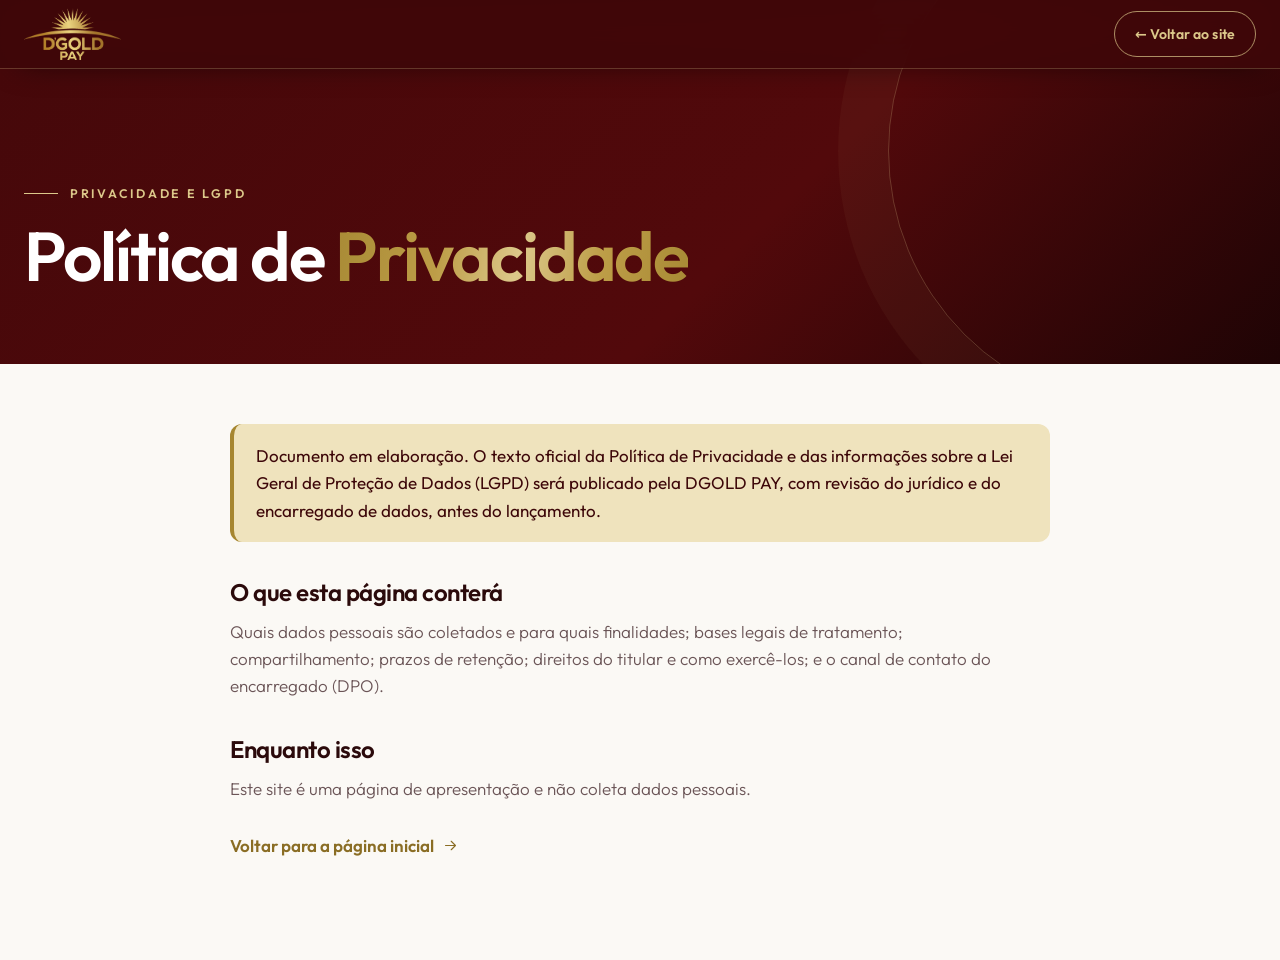
<file: privacidade.html>
<!DOCTYPE html>
<html lang="pt-BR"><head><meta charset="utf-8"><meta name="viewport" content="width=device-width,initial-scale=1">
<title>Privacidade e LGPD | DGOLD PAY</title><meta name="theme-color" content="#640B0D">
<link rel="preload" href="assets/fonts/outfit-latin-wght-normal.woff2" as="font" type="font/woff2" crossorigin>
<link rel="icon" type="image/png" href="assets/img/favicon.png">
<link rel="stylesheet" href="css/style.css"></head>
<body>
<svg width="0" height="0" style="position:absolute" aria-hidden="true"><defs><symbol id="i-arrow" viewBox="0 0 24 24"><path d="M5 12h14M13 6l6 6-6 6"/></symbol></defs></svg>
<header class="header scrolled"><div class="nav-row"><div class="wrap"><a href="index.html" class="logo"><img src="assets/img/logo-dgold-pay.png" alt="DGOLD PAY" width="991" height="530"></a><div class="nav-cta" style="margin-left:auto"><a class="btn btn--ghost btn--sm" href="index.html">← Voltar ao site</a></div></div></div></header>
<section class="page-hero"><div class="wrap"><span class="eyebrow light">Privacidade e LGPD</span><h1 class="h-xl" style="margin-top:16px">Política de <span class="gold-text">Privacidade</span></h1></div></section>
<main class="wrap doc">
<p class="notice">Documento em elaboração. O texto oficial da Política de Privacidade e das informações sobre a Lei Geral de Proteção de Dados (LGPD) será publicado pela DGOLD PAY, com revisão do jurídico e do encarregado de dados, antes do lançamento.</p>
<h2>O que esta página conterá</h2>
<p>Quais dados pessoais são coletados e para quais finalidades; bases legais de tratamento; compartilhamento; prazos de retenção; direitos do titular e como exercê-los; e o canal de contato do encarregado (DPO).</p>
<h2>Enquanto isso</h2>
<p>Este site é uma página de apresentação e não coleta dados pessoais.</p>
<p style="margin-top:30px"><a class="link-arrow" href="index.html">Voltar para a página inicial <svg class="i"><use href="#i-arrow"/></svg></a></p>
</main></body></html>
</file>
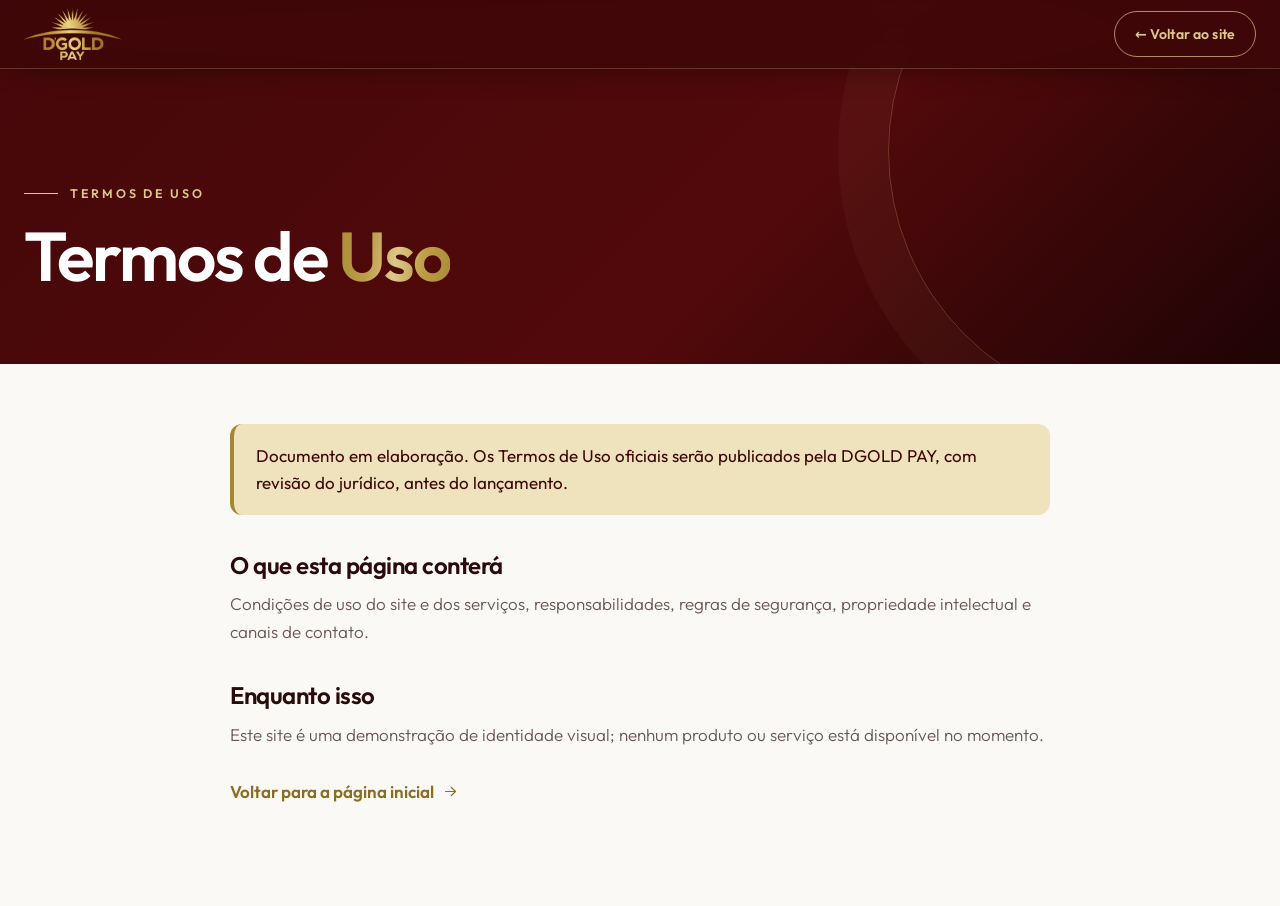
<file: termos.html>
<!DOCTYPE html>
<html lang="pt-BR"><head><meta charset="utf-8"><meta name="viewport" content="width=device-width,initial-scale=1">
<title>Termos de uso | DGOLD PAY</title><meta name="theme-color" content="#640B0D">
<link rel="preload" href="assets/fonts/outfit-latin-wght-normal.woff2" as="font" type="font/woff2" crossorigin>
<link rel="icon" type="image/png" href="assets/img/favicon.png">
<link rel="stylesheet" href="css/style.css"></head>
<body>
<svg width="0" height="0" style="position:absolute" aria-hidden="true"><defs><symbol id="i-arrow" viewBox="0 0 24 24"><path d="M5 12h14M13 6l6 6-6 6"/></symbol></defs></svg>
<header class="header scrolled"><div class="nav-row"><div class="wrap"><a href="index.html" class="logo"><img src="assets/img/logo-dgold-pay.png" alt="DGOLD PAY" width="991" height="530"></a><div class="nav-cta" style="margin-left:auto"><a class="btn btn--ghost btn--sm" href="index.html">← Voltar ao site</a></div></div></div></header>
<section class="page-hero"><div class="wrap"><span class="eyebrow light">Termos de uso</span><h1 class="h-xl" style="margin-top:16px">Termos de <span class="gold-text">Uso</span></h1></div></section>
<main class="wrap doc">
<p class="notice">Documento em elaboração. Os Termos de Uso oficiais serão publicados pela DGOLD PAY, com revisão do jurídico, antes do lançamento.</p>
<h2>O que esta página conterá</h2>
<p>Condições de uso do site e dos serviços, responsabilidades, regras de segurança, propriedade intelectual e canais de contato.</p>
<h2>Enquanto isso</h2>
<p>Este site é uma demonstração de identidade visual; nenhum produto ou serviço está disponível no momento.</p>
<p style="margin-top:30px"><a class="link-arrow" href="index.html">Voltar para a página inicial <svg class="i"><use href="#i-arrow"/></svg></a></p>
</main></body></html>
</file>
<file: css/style.css>
/* =========================================================
   DGOLD PAY — Design system
   Paleta extraída da identidade D'GOLD DTVM:
   azul-marinho profundo + dourado metálico + mármore claro
   ========================================================= */
@font-face{font-family:"Outfit";src:url("../assets/fonts/outfit-latin-ext-wght-normal.woff2") format("woff2");font-weight:100 900;font-display:swap;unicode-range:U+0100-02BA,U+02BD-02C5,U+02C7-02CC,U+02CE-02D7,U+02DD-02FF,U+0304,U+0308,U+0329,U+1D00-1DBF,U+1E00-1E9F,U+1EF2-1EFF,U+2020,U+20A0-20AB,U+20AD-20C0,U+2113,U+2C60-2C7F,U+A720-A7FF}
@font-face{font-family:"Outfit";src:url("../assets/fonts/outfit-latin-wght-normal.woff2") format("woff2");font-weight:100 900;font-display:swap;unicode-range:U+0000-00FF,U+0131,U+0152-0153,U+02BB-02BC,U+02C6,U+02DA,U+02DC,U+0304,U+0308,U+0329,U+2000-206F,U+20AC,U+2122,U+2191,U+2193,U+2212,U+2215,U+FEFF,U+FFFD}

:root{
  /* Paleta DGOLD PAY: bordô #640B0D (principal) + dourado #BD9D47 (secundária) */
  --wine-950:#1f0405;
  --wine-900:#3d0709;
  --wine-800:#52090b;
  --wine-700:#640b0d;
  --wine-600:#7e1c1f;
  --gold-700:#8a6d24;
  --gold-600:#a68630;
  --gold-500:#bd9d47;
  --gold-400:#cdb165;
  --gold-300:#dcc88a;
  --gold-200:#efe3bd;
  --marble:#fbf9f5;
  --marble-2:#f3eee5;
  --ink:#2b0a0b;
  --muted:#6b5557;
  --line:rgba(43,10,11,.13);
  --gold-grad:linear-gradient(100deg,#a88a35 0%,#bd9d47 30%,#dcc88a 52%,#bd9d47 75%,#a88a35 100%);
  --gold-grad-soft:linear-gradient(120deg,#bd9d47,#dcc88a 55%,#bd9d47);
  --ff:"Outfit",system-ui,-apple-system,"Segoe UI",Roboto,Helvetica,Arial,sans-serif;
  --r-lg:28px;--r-md:18px;--r-sm:12px;
  --ease:cubic-bezier(.22,.8,.24,1);
  --shadow-lg:0 30px 70px -30px rgba(31,4,5,.6);
  --shadow-md:0 18px 40px -22px rgba(31,4,5,.5);
  --header-h:84px;
}
*,*::before,*::after{box-sizing:border-box}
html{scroll-behavior:smooth;scroll-padding-top:96px;-webkit-text-size-adjust:100%}
body{margin:0;font-family:var(--ff);color:var(--ink);background:var(--marble);line-height:1.6;font-size:17px;-webkit-font-smoothing:antialiased;overflow-x:hidden}
img{max-width:100%;display:block}
a{color:inherit;text-decoration:none}
button{font:inherit;color:inherit;cursor:pointer;background:none;border:0;padding:0}
h1,h2,h3,h4{margin:0;line-height:1.08;letter-spacing:-.02em;font-weight:600}
p{margin:0}
ul{margin:0;padding:0;list-style:none}
:focus-visible{outline:2px solid var(--gold-400);outline-offset:3px;border-radius:6px}
.sr-only{position:absolute;width:1px;height:1px;overflow:hidden;clip:rect(0 0 0 0);white-space:nowrap}
.skip{position:absolute;left:12px;top:-60px;z-index:300;background:var(--gold-300);color:var(--wine-900);padding:10px 16px;border-radius:10px;font-weight:600;transition:top .2s}
.skip:focus{top:12px}
.i{width:1em;height:1em;fill:none;stroke:currentColor;stroke-width:1.6;stroke-linecap:round;stroke-linejoin:round;flex:none}
.wrap{width:min(1240px,100% - 48px);margin-inline:auto}

/* Transição entre páginas (documentos) */
@view-transition{navigation:auto}
::view-transition-old(root){animation:vt-out .35s var(--ease) both}
::view-transition-new(root){animation:vt-in .5s var(--ease) both}
@keyframes vt-out{to{opacity:0;transform:translateY(-8px)}}
@keyframes vt-in{from{opacity:0;transform:translateY(12px)}}

/* ---------- Tipografia utilitária ---------- */
.eyebrow{display:inline-flex;align-items:center;gap:12px;font-size:.78rem;font-weight:600;letter-spacing:.22em;text-transform:uppercase;color:var(--gold-700)}
.eyebrow::before{content:"";width:34px;height:1px;background:currentColor}
.on-dark .eyebrow,.eyebrow.light{color:var(--gold-300)}
.h-xl{font-size:clamp(2.5rem,5.4vw,4.7rem);letter-spacing:-.03em}
.h-lg{font-size:clamp(2rem,3.9vw,3.3rem)}
.h-md{font-size:clamp(1.5rem,2.3vw,2rem)}
.lead{font-size:clamp(1.05rem,1.4vw,1.22rem);color:var(--muted);max-width:56ch;font-weight:300}
.on-dark .lead{color:rgba(255,255,255,.76)}
.gold-text{background:var(--gold-grad);-webkit-background-clip:text;background-clip:text;color:transparent;-webkit-text-fill-color:transparent}
.section{padding:clamp(72px,9vw,128px) 0;position:relative}
.on-dark{color:#fff;background:var(--wine-900)}
.marble{background:
  radial-gradient(1200px 500px at 12% 0%,rgba(189,157,71,.08),transparent 60%),
  radial-gradient(900px 500px at 100% 100%,rgba(100,11,13,.05),transparent 60%),
  var(--marble)}
.sec-head{display:grid;gap:18px;margin-bottom:clamp(36px,5vw,64px);max-width:760px}
.sec-head.center{margin-inline:auto;text-align:center;justify-items:center}

/* ---------- Botões ---------- */
.btn{--bg:transparent;--fg:currentColor;--bd:currentColor;position:relative;display:inline-flex;align-items:center;justify-content:center;gap:10px;padding:15px 28px;border-radius:999px;font-weight:600;font-size:.97rem;letter-spacing:.01em;background:var(--bg);color:var(--fg);border:1.5px solid var(--bd);overflow:hidden;isolation:isolate;transition:transform .35s var(--ease),box-shadow .35s var(--ease),color .3s,border-color .3s;white-space:nowrap}
.btn .i{font-size:1.15em;transition:transform .35s var(--ease)}
.btn:hover .i{transform:translateX(4px)}
.btn:active{transform:scale(.97)}
.btn--gold{--bg:var(--gold-grad);--fg:var(--wine-900);--bd:transparent;background-size:200% 100%;background-position:0 0;box-shadow:0 12px 30px -12px rgba(189,157,71,.8)}
.btn--gold:hover{background-position:100% 0;transform:translateY(-2px);box-shadow:0 18px 36px -12px rgba(189,157,71,.9)}
.btn--ghost{--bd:rgba(220,200,138,.7);--fg:var(--gold-300)}
.btn--ghost::before{content:"";position:absolute;inset:0;background:var(--gold-grad);transform:translateY(101%);transition:transform .4s var(--ease);z-index:-1}
.btn--ghost:hover{color:var(--wine-900);border-color:transparent;transform:translateY(-2px)}
.btn--ghost:hover::before{transform:none}
.btn--wine{--bg:var(--wine-800);--fg:#fff;--bd:var(--wine-800)}
.btn--wine:hover{transform:translateY(-2px);box-shadow:var(--shadow-md);background:var(--wine-600);border-color:var(--wine-600)}
.btn--outline-wine{--bd:var(--wine-700);--fg:var(--wine-700)}
.btn--outline-wine:hover{background:var(--wine-700);color:#fff;transform:translateY(-2px)}
.btn--sm{padding:11px 20px;font-size:.88rem}
.link-arrow{display:inline-flex;align-items:center;gap:8px;font-weight:600;color:var(--gold-700);border-bottom:1px solid transparent;transition:gap .3s var(--ease),border-color .3s}
.link-arrow:hover{gap:14px;border-color:currentColor}
.on-dark .link-arrow{color:var(--gold-300)}

/* ---------- Logotipo (tipográfico provisório) ---------- */
.logo{display:inline-flex;align-items:baseline;gap:9px;line-height:1}
.logo__dgold{font-weight:800;font-size:1.65rem;letter-spacing:-.01em;background:var(--gold-grad);-webkit-background-clip:text;background-clip:text;color:transparent;-webkit-text-fill-color:transparent}
.logo__pay{font-weight:300;font-size:1.05rem;letter-spacing:.42em;color:#fff;padding-left:11px;border-left:1px solid rgba(220,200,138,.55)}
.logo--dark .logo__pay{color:var(--wine-700)}
.logo--lg .logo__dgold{font-size:2.2rem}.logo--lg .logo__pay{font-size:1.3rem}

/* ---------- Cabeçalho ---------- */
.header{position:fixed;inset:0 0 auto 0;z-index:100;transition:transform .45s var(--ease),background .35s,box-shadow .35s}
.header.hide{transform:translateY(-100%)}
.topstrip{background:var(--gold-grad);color:var(--wine-900);font-size:.8rem;font-weight:500;max-height:40px;overflow:hidden;transition:max-height .35s var(--ease)}
.header.scrolled .topstrip{max-height:0}
.topstrip .wrap{display:flex;justify-content:space-between;align-items:center;height:36px}
.topstrip nav{display:flex;gap:0}
.topstrip a{padding:0 16px;border-left:1px solid rgba(61,7,9,.25);transition:opacity .2s}
.topstrip a:last-child{border-right:1px solid rgba(61,7,9,.25)}
.topstrip a:hover{opacity:.65}
.topstrip .demo-note{letter-spacing:.02em;opacity:.85}
.nav-row{background:linear-gradient(180deg,rgba(31,4,5,.78),rgba(31,4,5,0));transition:background .35s,backdrop-filter .35s,box-shadow .35s}
.header.scrolled .nav-row{background:rgba(61,7,9,.9);backdrop-filter:saturate(1.4) blur(16px);-webkit-backdrop-filter:saturate(1.4) blur(16px);box-shadow:0 1px 0 rgba(220,200,138,.25),0 14px 30px -20px rgba(0,0,0,.6)}
.nav-row .wrap{display:flex;align-items:center;gap:34px;height:var(--header-h);transition:height .35s var(--ease)}
.header.scrolled .nav-row .wrap{height:68px}
.menu{display:flex;gap:4px;margin-left:auto}
.menu>li{position:relative}
.menu>li>a,.menu>li>button{display:inline-flex;align-items:center;gap:6px;color:#fff;font-weight:500;font-size:.96rem;padding:10px 14px;border-radius:999px;position:relative;transition:color .25s}
.menu>li>a::after,.menu>li>button::after{content:"";position:absolute;left:14px;right:14px;bottom:4px;height:1.5px;background:var(--gold-grad);transform:scaleX(0);transform-origin:left;transition:transform .35s var(--ease)}
.menu>li:hover>a,.menu>li:hover>button,.menu>li.open>button{color:var(--gold-300)}
.menu>li:hover>a::after,.menu>li:hover>button::after,.menu>li.open>button::after{transform:scaleX(1)}
.menu .i{font-size:.9em;transition:transform .3s var(--ease)}
.menu>li.open .i{transform:rotate(180deg)}
.mega{position:absolute;top:calc(100% + 14px);left:50%;transform:translate(-50%,10px);width:max-content;max-width:min(820px,92vw);background:#fff;color:var(--ink);border-radius:var(--r-md);padding:26px;display:grid;grid-auto-flow:column;gap:34px;box-shadow:0 40px 80px -30px rgba(31,4,5,.6);opacity:0;visibility:hidden;transition:opacity .3s,transform .35s var(--ease),visibility .3s;border-top:3px solid var(--gold-500)}
.menu>li.open .mega{opacity:1;visibility:visible;transform:translate(-50%,0)}
.mega::before{content:"";position:absolute;top:-16px;left:0;right:0;height:16px}
.mega h4{font-size:.74rem;letter-spacing:.2em;text-transform:uppercase;color:var(--gold-700);margin-bottom:12px;font-weight:600}
.mega a{display:block;padding:7px 0;color:var(--ink);font-size:.97rem;transition:color .2s,transform .3s var(--ease)}
.mega a:hover{color:var(--gold-600);transform:translateX(4px)}
.mega .mega-feature{width:230px;border-radius:14px;overflow:hidden;position:relative;color:#fff;display:flex;align-items:flex-end;padding:18px;min-height:190px;background:var(--wine-800)}
.mega .mega-feature img{position:absolute;inset:0;width:100%;height:100%;object-fit:cover}
.mega .mega-feature::after{content:"";position:absolute;inset:0;background:linear-gradient(180deg,transparent 20%,rgba(31,4,5,.92))}
.mega .mega-feature span{position:relative;z-index:1;font-weight:600;line-height:1.25}
.mega .mega-feature:hover{transform:none;color:var(--gold-300)}
.nav-cta{display:flex;gap:12px;align-items:center}
.burger{display:none;width:46px;height:46px;border-radius:50%;border:1px solid rgba(220,200,138,.5);align-items:center;justify-content:center;font-size:1.4rem;color:var(--gold-300)}
.drawer{position:fixed;inset:0;z-index:150;background:var(--wine-950);color:#fff;display:flex;flex-direction:column;padding:22px 24px 30px;transform:translateX(100%);transition:transform .5s var(--ease);overflow:auto;visibility:hidden}
.drawer.open{transform:none;visibility:visible}
.drawer__top{display:flex;justify-content:space-between;align-items:center;margin-bottom:26px}
.drawer details{border-bottom:1px solid rgba(255,255,255,.12)}
.drawer summary,.drawer>nav>a{display:flex;justify-content:space-between;align-items:center;padding:18px 2px;font-size:1.25rem;font-weight:500;list-style:none;cursor:pointer}
.drawer summary::-webkit-details-marker{display:none}
.drawer summary .i{transition:transform .3s}
.drawer details[open] summary .i{transform:rotate(180deg)}
.drawer details a{display:block;padding:9px 0 9px 14px;color:rgba(255,255,255,.75);border-left:1px solid rgba(220,200,138,.4);margin-left:2px}
.drawer details div{padding-bottom:14px}
.drawer .btn{margin-top:14px}
.drawer__cta{margin-top:auto;display:grid;gap:4px;padding-top:28px}

/* ---------- Hero ---------- */
.hero{position:relative;min-height:max(100svh,760px);display:flex;align-items:center;background:var(--wine-900);color:#fff;overflow:hidden;isolation:isolate;padding:calc(var(--header-h) + 76px) 0 150px}
.hero__bg{position:absolute;inset:0;z-index:-1;background:
  radial-gradient(700px 520px at 78% 38%,rgba(189,157,71,.28),transparent 62%),
  radial-gradient(900px 600px at 5% 100%,rgba(126,28,31,.9),transparent 70%),
  linear-gradient(135deg,#640b0d 0%,#45080a 52%,#1f0405 100%)}
.hero__waves{position:absolute;inset:0;z-index:-1;opacity:.55;mask-image:linear-gradient(90deg,transparent 0%,#000 40%,#000 100%);-webkit-mask-image:linear-gradient(90deg,transparent 0%,#000 40%,#000 100%)}
.hero__waves svg{width:100%;height:100%}
.hero__waves path{fill:none;stroke:url(#gw);stroke-width:1}
.hero .wrap{display:grid;grid-template-columns:1.05fr .95fr;gap:clamp(30px,5vw,80px);align-items:center}
.hero__copy{display:grid;gap:28px;position:relative;z-index:2}
.hero__copy .lead{color:rgba(255,255,255,.8)}
.hero__ctas{display:flex;flex-wrap:wrap;gap:14px;margin-top:6px}
.hero__note{font-size:.82rem;color:rgba(255,255,255,.55);max-width:46ch}
.hero__art{position:relative;justify-self:end;width:min(100%,520px);aspect-ratio:.82}
.arch{position:relative;border-radius:999px 999px 26px 26px;overflow:hidden;background:var(--wine-800)}
.arch img{width:100%;height:100%;object-fit:cover}
.hero__art .arch{position:absolute;inset:0;box-shadow:var(--shadow-lg)}
.hero__art .arch::after{content:"";position:absolute;inset:0;background:linear-gradient(180deg,rgba(61,7,9,0) 55%,rgba(61,7,9,.55));pointer-events:none}
.hero__ring{position:absolute;inset:-18px -18px 18px 18px;border:1.5px solid rgba(220,200,138,.55);border-radius:999px 999px 26px 26px;z-index:-1;transition:transform .8s var(--ease)}
.hero__ring.r2{inset:-38px -38px 38px 38px;border-color:rgba(220,200,138,.22)}
.hero__badge{position:absolute;right:-4%;top:12%;z-index:3;background:rgba(61,7,9,.78);backdrop-filter:blur(10px);-webkit-backdrop-filter:blur(10px);border:1px solid rgba(220,200,138,.45);border-radius:16px;padding:14px 18px;display:grid;gap:2px;font-size:.82rem;color:rgba(255,255,255,.8)}
.hero__badge b{color:var(--gold-300);font-size:.95rem;font-weight:600}
.scroll-hint{position:absolute;left:50%;bottom:118px;transform:translateX(-50%);display:flex;flex-direction:column;align-items:center;gap:8px;font-size:.7rem;letter-spacing:.3em;text-transform:uppercase;color:rgba(255,255,255,.55)}
.scroll-hint i{width:1px;height:42px;background:linear-gradient(var(--gold-300),transparent);animation:drip 2s ease-in-out infinite;transform-origin:top}
@keyframes drip{0%{transform:scaleY(0)}50%{transform:scaleY(1)}100%{transform:scaleY(1);opacity:0}}
.hero-in{opacity:0;transform:translateY(30px);animation:heroIn 1s var(--ease) forwards}
.hero-in:nth-child(1){animation-delay:.1s}.hero-in:nth-child(2){animation-delay:.22s}.hero-in:nth-child(3){animation-delay:.34s}.hero-in:nth-child(4){animation-delay:.46s}.hero-in:nth-child(5){animation-delay:.58s}
.hero__art.hero-in{animation-delay:.3s}
@keyframes heroIn{to{opacity:1;transform:none}}

/* ---------- Atalhos ---------- */
.shortcuts{position:relative;z-index:5;margin-top:-88px}
.shortcuts__panel{background:#fff;border-radius:var(--r-lg);box-shadow:var(--shadow-lg);padding:14px;display:grid;grid-template-columns:repeat(7,1fr);gap:6px;border-top:3px solid var(--gold-500)}
.shortcut{display:grid;justify-items:center;text-align:center;gap:12px;padding:24px 8px 20px;border-radius:var(--r-md);font-weight:500;font-size:.95rem;position:relative;transition:background .3s,transform .4s var(--ease),color .3s}
.shortcut .ic{width:56px;height:56px;border-radius:50%;display:grid;place-items:center;font-size:1.55rem;background:var(--marble-2);color:var(--wine-700);transition:background .35s,color .35s,transform .45s var(--ease)}
.shortcut:hover{background:var(--wine-900);color:#fff;transform:translateY(-6px)}
.shortcut:hover .ic{background:var(--gold-grad);color:var(--wine-900);transform:rotate(-8deg) scale(1.06)}
.shortcut--hl .ic{background:var(--gold-grad);color:var(--wine-900)}

/* ---------- Campanhas ---------- */
.campaigns{padding-top:clamp(70px,8vw,110px)}
.carousel{position:relative;border-radius:var(--r-lg);overflow:hidden;box-shadow:var(--shadow-lg);background:var(--wine-900);touch-action:pan-y}
.carousel__track{display:flex;transition:transform .9s var(--ease);will-change:transform}
.slide{min-width:100%;position:relative;min-height:clamp(440px,52vw,580px);display:flex;align-items:center;color:#fff;isolation:isolate}
.slide>img{position:absolute;inset:0;width:100%;height:100%;object-fit:cover;z-index:-2;transform:scale(1.06);transition:transform 6s linear}
.slide.active>img{transform:scale(1)}
.slide::before{content:"";position:absolute;inset:0;z-index:-1;background:linear-gradient(95deg,rgba(31,4,5,.94) 0%,rgba(61,7,9,.78) 38%,rgba(61,7,9,.15) 78%)}
.slide__body{padding:clamp(28px,5vw,72px);max-width:620px;display:grid;gap:22px}
.slide__body .tag{justify-self:start;border:1px solid rgba(220,200,138,.6);color:var(--gold-300);border-radius:999px;padding:6px 16px;font-size:.75rem;letter-spacing:.18em;text-transform:uppercase;font-weight:600}
.slide__body p{color:rgba(255,255,255,.82);font-weight:300;font-size:1.1rem;max-width:46ch}
.slide__body>*{opacity:0;transform:translateY(24px);transition:opacity .8s var(--ease),transform .8s var(--ease)}
.slide.active .slide__body>*{opacity:1;transform:none}
.slide.active .slide__body>*:nth-child(2){transition-delay:.12s}.slide.active .slide__body>*:nth-child(3){transition-delay:.24s}.slide.active .slide__body>*:nth-child(4){transition-delay:.36s}
.carousel__ui{position:absolute;left:clamp(28px,5vw,72px);right:clamp(28px,5vw,72px);bottom:26px;display:flex;align-items:center;gap:18px;z-index:3}
.dots{display:flex;gap:10px;margin-right:auto}
.dot{display:flex;align-items:center;gap:10px;color:rgba(255,255,255,.65);font-size:.8rem;font-weight:600;letter-spacing:.1em;padding:6px 0}
.dot i{display:block;width:34px;height:3px;border-radius:3px;background:rgba(255,255,255,.28);position:relative;overflow:hidden}
.dot i::after{content:"";position:absolute;inset:0;background:var(--gold-grad);transform:scaleX(0);transform-origin:left}
.dot.active{color:var(--gold-300)}
.dot.active i{width:70px}
.dot.active i::after{transform:scaleX(1);animation:prog var(--dur,6500ms) linear}
.carousel.paused .dot.active i::after{animation-play-state:paused}
@keyframes prog{from{transform:scaleX(0)}to{transform:scaleX(1)}}
.car-btn{width:46px;height:46px;border-radius:50%;border:1px solid rgba(255,255,255,.4);display:grid;place-items:center;font-size:1.2rem;color:#fff;transition:background .3s,color .3s,border-color .3s,transform .3s var(--ease)}
.car-btn:hover{background:var(--gold-300);color:var(--wine-900);border-color:var(--gold-300);transform:scale(1.08)}

.bento{display:grid;grid-template-columns:repeat(12,1fr);grid-auto-rows:minmax(150px,auto);gap:22px;margin-top:22px}
.tile{position:relative;border-radius:var(--r-lg);overflow:hidden;color:#fff;isolation:isolate;display:flex;align-items:flex-end;padding:clamp(22px,2.6vw,36px);min-height:260px;transition:transform .5s var(--ease),box-shadow .5s}
.tile:hover{transform:translateY(-6px);box-shadow:var(--shadow-lg)}
.tile>img{position:absolute;inset:0;width:100%;height:100%;object-fit:cover;z-index:-2;transition:transform 1.2s var(--ease)}
.tile:hover>img{transform:scale(1.07)}
.tile::before{content:"";position:absolute;inset:0;z-index:-1;background:linear-gradient(180deg,rgba(61,7,9,.05) 25%,rgba(31,4,5,.9))}
.tile__body{display:grid;gap:10px;max-width:46ch}
.tile h3{font-size:clamp(1.35rem,2vw,1.85rem)}
.tile p{font-size:.97rem;color:rgba(255,255,255,.82);font-weight:300}
.tile .tag{font-size:.72rem;letter-spacing:.2em;text-transform:uppercase;color:var(--gold-300);font-weight:600}
.tile--a{grid-column:span 7;min-height:380px}
.tile--b{grid-column:span 5;grid-row:span 2;min-height:420px}
.tile--c{grid-column:span 7;min-height:240px}
.tile--c::before{background:linear-gradient(90deg,rgba(31,4,5,.92) 10%,rgba(61,7,9,.3) 80%)}
.tile--c{align-items:center}
.tile--gold{background:var(--gold-grad);color:var(--wine-900);align-items:center}
.tile--gold::before{display:none}
.tile--gold p{color:rgba(61,7,9,.78)}

/* ---------- Pessoa Física ---------- */
.pf .wrap{display:grid;grid-template-columns:.95fr 1.05fr;gap:clamp(34px,6vw,96px);align-items:center}
.pf__art{position:relative;aspect-ratio:.86;max-width:520px;width:100%}
.pf__art .arch{position:absolute;inset:0;box-shadow:var(--shadow-lg)}
.pf__art .arch img{position:absolute;inset:0;opacity:0;transform:scale(1.08);transition:opacity .8s var(--ease),transform 1.4s var(--ease)}
.pf__art .arch img.on{opacity:1;transform:scale(1)}
.pf__art::before{content:"";position:absolute;inset:-16px 16px 16px -16px;border:1.5px solid var(--gold-400);border-radius:999px 999px 26px 26px;opacity:.7}
.pf__float{position:absolute;right:-9%;bottom:9%;background:#fff;border-radius:18px;padding:16px 20px;box-shadow:var(--shadow-md);display:flex;align-items:center;gap:14px;max-width:260px;z-index:2;font-size:.88rem;line-height:1.35;border-left:3px solid var(--gold-500)}
.pf__float .ic{width:42px;height:42px;border-radius:50%;background:var(--wine-800);color:var(--gold-300);display:grid;place-items:center;font-size:1.2rem;flex:none}
.tabs{display:grid;margin-top:8px;border-top:1px solid var(--line)}
.tab{border-bottom:1px solid var(--line);text-align:left;width:100%}
.tab__btn{width:100%;display:flex;align-items:center;gap:18px;padding:20px 4px;font-size:1.2rem;font-weight:500;text-align:left;transition:color .3s,padding .4s var(--ease)}
.tab__btn .n{font-size:.78rem;color:var(--gold-700);font-weight:600;letter-spacing:.1em;min-width:26px}
.tab__btn .i{margin-left:auto;font-size:1.1rem;color:var(--gold-600);transition:transform .4s var(--ease)}
.tab__btn:hover{color:var(--gold-700);padding-left:10px}
.tab__panel{display:grid;grid-template-rows:0fr;transition:grid-template-rows .5s var(--ease)}
.tab__panel>div{overflow:hidden}
.tab__panel p{color:var(--muted);padding:0 4px 4px 48px;font-weight:300;max-width:52ch}
.tab__panel .link-arrow{margin:14px 0 24px 48px}
.tab.active .tab__panel{grid-template-rows:1fr}
.tab.active .tab__btn{color:var(--wine-700)}
.tab.active .tab__btn .i{transform:rotate(90deg)}

/* ---------- Cartões ---------- */
.cards-sec .wrap{display:grid;grid-template-columns:.8fr 1.2fr;gap:clamp(30px,5vw,80px);align-items:center}
.cards-stage{position:relative;height:clamp(420px,46vw,560px);perspective:1400px}
.cc{position:absolute;width:min(430px,78%);aspect-ratio:1.586;border-radius:22px;padding:7% 7%;color:#fff;display:flex;flex-direction:column;justify-content:space-between;overflow:hidden;transition:transform .6s var(--ease),box-shadow .6s,z-index 0s;transform-style:preserve-3d;box-shadow:0 40px 60px -28px rgba(31,4,5,.7),0 0 0 1px rgba(255,255,255,.08) inset;isolation:isolate}
.cc::before{content:"";position:absolute;inset:0;z-index:-1;background:
  radial-gradient(circle at 100% 0%,rgba(255,255,255,.22),transparent 45%),
  repeating-radial-gradient(circle at 115% 105%,transparent 0 11px,rgba(220,200,138,.16) 11px 12px)}
.cc::after{content:"";position:absolute;inset:0;background:linear-gradient(115deg,transparent 35%,rgba(255,255,255,.28) 48%,transparent 60%);transform:translateX(-120%);transition:transform 1s var(--ease);pointer-events:none;mix-blend-mode:soft-light}
.cc:hover::after{transform:translateX(120%)}
.cc__top{display:flex;justify-content:space-between;align-items:flex-start}
.cc__logo{display:flex;align-items:baseline;gap:6px;font-weight:800;font-size:clamp(1rem,1.9vw,1.4rem);letter-spacing:-.01em}
.cc__logo small{font-weight:300;font-size:.62em;letter-spacing:.4em}
.cc__chip{width:15%;aspect-ratio:1.25;border-radius:9px;background:linear-gradient(135deg,#e8d9a6,#bd9d47 55%,#d8c07c);position:relative;box-shadow:inset 0 0 0 1px rgba(0,0,0,.18)}
.cc__chip::before{content:"";position:absolute;inset:22% 0;border-top:1px solid rgba(0,0,0,.25);border-bottom:1px solid rgba(0,0,0,.25)}
.cc__chip::after{content:"";position:absolute;inset:0 38%;border-left:1px solid rgba(0,0,0,.25);border-right:1px solid rgba(0,0,0,.25)}
.cc__bot{display:flex;justify-content:space-between;align-items:flex-end;font-size:clamp(.62rem,1vw,.78rem);letter-spacing:.25em;text-transform:uppercase;font-weight:500}
.cc__dots{letter-spacing:.3em;font-size:clamp(.8rem,1.5vw,1.1rem);font-weight:500;opacity:.9}
.cc--wine{background:linear-gradient(135deg,#52090b,#45080a 70%)}
.cc--wine .cc__logo{background:var(--gold-grad);-webkit-background-clip:text;background-clip:text;color:transparent;-webkit-text-fill-color:transparent}
.cc--wine .cc__logo small{-webkit-text-fill-color:#fff}
.cc--gold{background:linear-gradient(135deg,#dcc88a 0%,#bd9d47 45%,#8a6d24 100%);color:var(--wine-900)}
.cc--gold .cc__chip{background:linear-gradient(135deg,#52090b,#3d0709)}
.cc--ivory{background:linear-gradient(135deg,#ffffff,#e9e2cf);color:var(--wine-900)}
.cc--ivory::before{background:radial-gradient(circle at 100% 0%,rgba(255,255,255,.7),transparent 45%),repeating-radial-gradient(circle at 115% 105%,transparent 0 11px,rgba(189,157,71,.22) 11px 12px)}
.cc--ivory .cc__logo{color:var(--wine-700)}




.cards-note{margin-top:26px;display:flex;gap:12px;align-items:flex-start;font-size:.85rem;color:var(--muted);max-width:50ch}
.cards-note b{color:var(--gold-700)}

/* ---------- Experiência digital ---------- */
.digital{background:radial-gradient(800px 600px at 20% 50%,rgba(189,157,71,.2),transparent 60%),linear-gradient(160deg,var(--wine-700),var(--wine-950) 75%);overflow:hidden}
.digital .wrap{display:grid;grid-template-columns:1fr 1fr;gap:clamp(30px,5vw,90px);align-items:center}
.phones{position:relative;height:clamp(560px,60vw,700px);display:grid;place-items:center}
.phones .bgarch{position:absolute;width:min(430px,86%);height:88%;left:50%;bottom:0;transform:translateX(-50%);border-radius:999px 999px 26px 26px;overflow:hidden;border:1px solid rgba(220,200,138,.4)}
.phones .bgarch img{width:100%;height:100%;object-fit:cover;opacity:.55}
.phones .bgarch::after{content:"";position:absolute;inset:0;background:linear-gradient(180deg,rgba(61,7,9,.2),rgba(61,7,9,.85))}
.phone{position:relative;width:min(290px,62vw);aspect-ratio:.485;border-radius:44px;padding:11px;background:linear-gradient(160deg,#5a1517,#2b0506 40%,#4a0d0f);box-shadow:0 50px 80px -30px rgba(0,0,0,.8),0 0 0 1.5px rgba(220,200,138,.45),inset 0 0 0 1.5px rgba(255,255,255,.12);z-index:2;transition:transform .2s ease-out}
.phone::before{content:"";position:absolute;top:19px;left:50%;transform:translateX(-50%);width:32%;height:20px;border-radius:12px;background:#140203;z-index:3}
.screen{width:100%;height:100%;border-radius:34px;overflow:hidden;background:linear-gradient(180deg,#3d0709,#52090b 60%);color:#fff;padding:52px 16px 18px;display:flex;flex-direction:column;gap:14px;font-size:.78rem;position:relative}
.screen .hello{display:flex;justify-content:space-between;align-items:center}
.screen .hello small{opacity:.65;display:block;font-size:.7rem}
.screen .hello b{font-size:.98rem;font-weight:600}
.screen .avatar{width:32px;height:32px;border-radius:50%;background:var(--gold-grad)}
.bal{border-radius:18px;padding:16px;background:linear-gradient(135deg,#7e1c1f,#52090b);border:1px solid rgba(220,200,138,.3);position:relative;overflow:hidden}
.bal::after{content:"";position:absolute;right:-30px;top:-30px;width:110px;height:110px;border-radius:50%;border:1px solid rgba(220,200,138,.35);box-shadow:0 0 0 14px rgba(220,200,138,.06)}
.bal small{opacity:.7}
.bal .v{font-size:1.55rem;font-weight:600;letter-spacing:.04em;margin-top:2px}
.bal .v i{display:inline-block;width:10px;height:10px;border-radius:50%;background:var(--gold-300);margin-right:5px;opacity:.9}
.qa{display:grid;grid-template-columns:repeat(4,1fr);gap:8px;text-align:center;font-size:.64rem}
.qa span{display:grid;gap:6px;justify-items:center}
.qa em{font-style:normal;width:100%;aspect-ratio:1;border-radius:14px;background:rgba(255,255,255,.08);display:grid;place-items:center;font-size:1.15rem;color:var(--gold-300)}
.skel{display:grid;gap:9px;margin-top:2px}
.skel p{font-size:.7rem;opacity:.7;letter-spacing:.14em;text-transform:uppercase}
.skel div{height:38px;border-radius:12px;background:linear-gradient(90deg,rgba(255,255,255,.05),rgba(255,255,255,.12),rgba(255,255,255,.05));background-size:200% 100%;animation:shimmer 2.4s linear infinite}
@keyframes shimmer{to{background-position:-200% 0}}
.screen .demo-flag{margin-top:auto;text-align:center;font-size:.62rem;letter-spacing:.16em;text-transform:uppercase;color:var(--gold-300);border:1px dashed rgba(220,200,138,.5);border-radius:10px;padding:7px}
.phone--2{position:absolute;right:-2%;bottom:4%;width:min(210px,44vw);z-index:1;transform:rotate(9deg);opacity:.92}
.phone--2 .screen{padding-top:40px;font-size:.66rem}
.digital__list{display:grid;gap:0;margin:34px 0;border-top:1px solid rgba(255,255,255,.14)}
.digital__list li{display:grid;grid-template-columns:44px 1fr;gap:14px;padding:18px 0;border-bottom:1px solid rgba(255,255,255,.14)}
.digital__list .ic{width:44px;height:44px;border-radius:50%;border:1px solid rgba(220,200,138,.5);display:grid;place-items:center;color:var(--gold-300);font-size:1.15rem}
.digital__list b{display:block;font-weight:500;font-size:1.08rem}
.digital__list span{color:rgba(255,255,255,.62);font-size:.93rem;font-weight:300}
.demo-pill{display:inline-flex;gap:8px;align-items:center;font-size:.8rem;color:var(--gold-300);border:1px dashed rgba(220,200,138,.6);padding:8px 16px;border-radius:999px}

/* ---------- Segurança ---------- */
.security{overflow:hidden;background:var(--marble)}
.sec-grid{display:grid;grid-template-columns:1fr 1fr;gap:clamp(30px,5vw,90px);align-items:stretch}
.sec-photo{position:relative;border-radius:var(--r-lg);overflow:hidden;min-height:520px;isolation:isolate;display:flex;align-items:flex-end;color:#fff;padding:clamp(26px,3.5vw,44px)}
.sec-photo>img{position:absolute;inset:0;width:100%;height:100%;object-fit:cover;z-index:-2}
.sec-photo::before{content:"";position:absolute;inset:0;z-index:-1;background:linear-gradient(180deg,rgba(61,7,9,.15),rgba(31,4,5,.92))}
.sec-photo blockquote{margin:0;font-size:clamp(1.3rem,2vw,1.75rem);line-height:1.3;font-weight:300}
.sec-photo blockquote b{font-weight:600;color:var(--gold-300)}
.sec-list{display:grid;align-content:center}
.sec-item{display:grid;grid-template-columns:76px 1fr;gap:6px 18px;padding:26px 0;border-bottom:1px solid var(--line);align-items:start}
.sec-item:first-child{border-top:1px solid var(--line)}
.sec-item .big{grid-row:span 2;font-size:3rem;font-weight:200;line-height:1;background:var(--gold-grad);-webkit-background-clip:text;background-clip:text;color:transparent;-webkit-text-fill-color:transparent;transition:transform .5s var(--ease)}
.sec-item:hover .big{transform:translateX(6px)}
.sec-item h3{font-size:1.3rem;font-weight:500}
.sec-item p{color:var(--muted);font-weight:300}
.legal-note{margin-top:22px;font-size:.84rem;color:var(--muted);display:flex;gap:10px;align-items:flex-start}
.legal-note .i{margin-top:3px;color:var(--gold-600)}

/* ---------- Sobre ---------- */
.about{background:linear-gradient(180deg,var(--marble-2),var(--marble))}
.about .wrap{display:grid;grid-template-columns:1.05fr .95fr;gap:clamp(30px,6vw,100px);align-items:center}
.about__art{position:relative;aspect-ratio:1.05;max-width:620px;width:100%}
.about__art .m{position:absolute;left:0;top:0;width:76%;height:88%;border-radius:220px var(--r-lg) var(--r-lg) var(--r-lg);overflow:hidden;box-shadow:var(--shadow-lg)}
.about__art .s{position:absolute;right:0;bottom:0;width:46%;aspect-ratio:.9;border-radius:var(--r-lg);overflow:hidden;border:8px solid var(--marble);box-shadow:var(--shadow-lg)}
.about__art img{width:100%;height:100%;object-fit:cover}
.about__art::after{content:"";position:absolute;left:-18px;bottom:-18px;width:140px;height:140px;border-radius:50%;border:1.5px solid var(--gold-400);z-index:-1}
.values{display:grid;grid-template-columns:repeat(2,1fr);gap:22px 34px;margin-top:34px}
.values li{border-top:1.5px solid var(--gold-500);padding-top:14px}
.values b{display:block;font-size:1.15rem;font-weight:600;color:var(--wine-700)}
.values span{font-size:.93rem;color:var(--muted);font-weight:300}

/* ---------- Atendimento ---------- */
.support{background:linear-gradient(180deg,var(--marble),var(--marble-2))}
.support__grid{display:grid;grid-template-columns:1fr 1fr;gap:clamp(30px,5vw,80px);align-items:start}
.channels{display:grid;grid-template-columns:1fr 1fr;gap:16px;margin-top:30px}
.channel{background:#fff;border:1px solid var(--line);border-radius:var(--r-md);padding:22px;display:grid;gap:10px;transition:transform .4s var(--ease),border-color .3s,box-shadow .4s;position:relative}
.channel:hover{transform:translateY(-5px);border-color:var(--gold-400);box-shadow:var(--shadow-md)}
.channel .ic{width:44px;height:44px;border-radius:12px;background:var(--wine-800);color:var(--gold-300);display:grid;place-items:center;font-size:1.25rem}
.channel b{font-weight:600;font-size:1.05rem}
.channel span{font-size:.88rem;color:var(--muted)}
.channel .soon{position:absolute;top:16px;right:16px;font-size:.66rem;letter-spacing:.14em;text-transform:uppercase;color:var(--gold-700);background:var(--gold-200);padding:4px 10px;border-radius:999px;font-weight:600}
.faq details{border-bottom:1px solid var(--line)}
.faq details:first-of-type{border-top:1px solid var(--line)}
.faq summary{list-style:none;display:flex;justify-content:space-between;align-items:center;gap:20px;padding:22px 2px;font-size:1.12rem;font-weight:500;cursor:pointer;transition:color .3s}
.faq summary::-webkit-details-marker{display:none}
.faq summary:hover{color:var(--gold-700)}
.faq summary .pm{width:32px;height:32px;border-radius:50%;border:1px solid var(--gold-500);display:grid;place-items:center;flex:none;transition:transform .4s var(--ease),background .3s}
.faq details[open] summary .pm{transform:rotate(45deg);background:var(--gold-grad)}
.faq .ans{padding:0 2px 24px;color:var(--muted);font-weight:300;max-width:60ch;animation:fade .5s var(--ease)}
@keyframes fade{from{opacity:0;transform:translateY(-6px)}}

/* ---------- CTA final ---------- */
.cta-band{position:relative;overflow:hidden;background:var(--gold-grad);color:var(--wine-900);padding:clamp(56px,7vw,92px) 0;isolation:isolate}
.cta-band::before{content:"";position:absolute;right:-8%;top:-50%;width:620px;height:620px;border-radius:50%;border:1px solid rgba(61,7,9,.25);box-shadow:0 0 0 60px rgba(61,7,9,.05),0 0 0 120px rgba(61,7,9,.04);z-index:-1}
.cta-band .wrap{display:flex;justify-content:space-between;gap:30px;align-items:center;flex-wrap:wrap}
.cta-band h2{font-size:clamp(1.9rem,3.6vw,3rem);max-width:20ch}
.cta-band p{max-width:46ch;margin-top:12px;color:rgba(61,7,9,.78);font-weight:400}

/* ---------- Rodapé ---------- */
.footer{background:var(--wine-900);color:rgba(255,255,255,.72);padding:clamp(60px,7vw,90px) 0 30px;font-size:.95rem;position:relative}
.footer::before{content:"";position:absolute;left:0;right:0;top:0;height:3px;background:var(--gold-grad)}
.footer__top{display:grid;grid-template-columns:1.4fr repeat(4,1fr);gap:40px}
.footer h4{color:var(--gold-300);font-size:.76rem;letter-spacing:.2em;text-transform:uppercase;margin-bottom:18px;font-weight:600}
.footer li a{display:inline-block;padding:5px 0;transition:color .25s,transform .3s var(--ease)}
.footer li a:hover{color:var(--gold-300);transform:translateX(4px)}
.footer__brand p{margin:18px 0 22px;max-width:36ch;font-weight:300}
.socials{display:flex;gap:10px}
.socials a{width:42px;height:42px;border-radius:50%;border:1px solid rgba(220,200,138,.35);display:grid;place-items:center;font-size:1.1rem;color:var(--gold-300);transition:all .35s var(--ease)}
.socials a:hover{background:var(--gold-grad);color:var(--wine-900);transform:translateY(-4px);border-color:transparent}
.footer__legal{margin-top:54px;padding-top:26px;border-top:1px solid rgba(255,255,255,.12);display:grid;gap:14px;font-size:.82rem;color:rgba(255,255,255,.55)}
.footer__legal .ph{color:var(--gold-300);background:rgba(220,200,138,.08);border:1px dashed rgba(220,200,138,.4);border-radius:8px;padding:2px 8px;font-size:.78rem;white-space:nowrap}
.footer__bar{display:flex;justify-content:space-between;gap:16px;flex-wrap:wrap}

/* ---------- Modal / Toast ---------- */
.toast{position:fixed;left:50%;bottom:28px;transform:translate(-50%,40px);z-index:250;background:var(--wine-900);color:#fff;border:1px solid rgba(220,200,138,.5);padding:14px 22px;border-radius:999px;box-shadow:var(--shadow-lg);opacity:0;pointer-events:none;transition:opacity .4s,transform .5s var(--ease);font-size:.93rem;max-width:calc(100% - 32px);text-align:center}
.toast.show{opacity:1;transform:translate(-50%,0)}
.to-top{position:fixed;right:22px;bottom:22px;z-index:90;width:48px;height:48px;border-radius:50%;background:var(--wine-900);color:var(--gold-300);border:1px solid rgba(220,200,138,.5);display:grid;place-items:center;font-size:1.2rem;opacity:0;transform:translateY(20px);pointer-events:none;transition:all .4s var(--ease)}
.to-top.show{opacity:1;transform:none;pointer-events:auto}
.to-top:hover{background:var(--gold-grad);color:var(--wine-900)}
.to-top .i{transform:rotate(-90deg)}

/* ---------- Páginas internas ---------- */
.page-hero{background:linear-gradient(135deg,#45080a,#52090b 60%,#1f0405);color:#fff;padding:calc(var(--header-h) + 90px) 0 70px;position:relative;overflow:hidden}
.page-hero::after{content:"";position:absolute;right:-10%;top:-30%;width:520px;height:520px;border-radius:50%;border:1px solid rgba(220,200,138,.25);box-shadow:0 0 0 50px rgba(220,200,138,.04)}
.doc{padding:60px 0 100px;max-width:820px}
.doc h2{font-size:1.5rem;margin:38px 0 12px}
.doc p,.doc li{color:var(--muted);font-weight:300}
.doc .notice{background:var(--gold-200);border-left:4px solid var(--gold-600);padding:18px 22px;border-radius:12px;color:var(--wine-900);font-weight:400}

/* ---------- Reveal on scroll ---------- */
.js .reveal{opacity:0;transform:translateY(38px);transition:opacity .9s var(--ease),transform .9s var(--ease);transition-delay:var(--d,0s)}
.js .reveal.in{opacity:1;transform:none}
.js .reveal-l{opacity:0;transform:translateX(-46px);transition:opacity 1s var(--ease),transform 1s var(--ease);transition-delay:var(--d,0s)}
.js .reveal-r{opacity:0;transform:translateX(46px);transition:opacity 1s var(--ease),transform 1s var(--ease);transition-delay:var(--d,0s)}
.js .reveal-l.in,.js .reveal-r.in{opacity:1;transform:none}
.js .reveal-img{clip-path:inset(0 0 100% 0 round 26px);transition:clip-path 1.3s var(--ease)}
.js .reveal-img.in{clip-path:inset(0 0 0 0 round 0)}

/* Fallback quando uma foto não carrega: composição wine+dourado, nunca imagem quebrada */
.imgbox{background:linear-gradient(135deg,var(--wine-800),var(--wine-950))}
.img-fail{background:radial-gradient(circle at 70% 20%,rgba(220,200,138,.35),transparent 55%),linear-gradient(135deg,var(--wine-800),var(--wine-950))!important}
.img-fail>img,.img-fail img{visibility:hidden}

/* ---------- Responsivo ---------- */
@media (max-width:1180px){
  .menu{display:none}.nav-cta .btn--ghost{display:none}.burger{display:inline-flex}.nav-cta{margin-left:auto}
  .shortcuts__panel{grid-template-columns:repeat(4,1fr)}
  .footer__top{grid-template-columns:1.4fr 1fr 1fr}.footer__brand{grid-column:1/-1}
}
@media (max-width:980px){
  :root{--header-h:72px}
  .topstrip .demo-note{display:none}.topstrip .wrap{justify-content:center}
  .hero{padding-top:calc(var(--header-h) + 90px);padding-bottom:140px;min-height:auto}
  .hero .wrap,.pf .wrap,.cards-sec .wrap,.digital .wrap,.sec-grid,.about .wrap,.support__grid{grid-template-columns:1fr}
  .hero__art{justify-self:center;width:min(86%,460px);margin-top:20px}
  .scroll-hint{display:none}
  .bento{grid-template-columns:1fr}.tile--a,.tile--b,.tile--c{grid-column:auto;grid-row:auto}
  .pf__art,.about__art{margin-inline:auto}
  .pf__float{right:-2%}
  .cards-stage{height:clamp(380px,80vw,520px)}
  .phones{height:640px}
  .sec-photo{min-height:380px}
}
@media (max-width:640px){
  body{font-size:16px}
  .wrap{width:min(100% - 36px,1240px)}
  .nav-cta .btn--gold{display:none}
  .logo__dgold{font-size:1.4rem}.logo__pay{font-size:.9rem}
  .shortcuts{margin-top:-70px}
  .shortcuts__panel{grid-template-columns:repeat(2,1fr);padding:8px}
  .shortcut{padding:18px 6px 14px;font-size:.88rem}.shortcut .ic{width:48px;height:48px}
  .hero__ctas .btn{flex:1 1 100%}
  .hero__badge{right:2%;top:6%;padding:10px 14px}
  .hero__ring{inset:-12px -10px 12px 10px}.hero__ring.r2{display:none}
  .slide{min-height:560px;align-items:flex-start}
  .slide::before{background:linear-gradient(180deg,rgba(31,4,5,.92) 0%,rgba(61,7,9,.7) 55%,rgba(61,7,9,.35))}
  .slide__body{padding:28px 22px 120px}
  .carousel__ui{left:22px;right:22px;bottom:18px}
  .dot span{display:none}.dot i{width:22px}.dot.active i{width:40px}
  .tile{min-height:300px}
  .tab__panel p,.tab__panel .link-arrow{padding-left:0;margin-left:0}
  .tab__panel .link-arrow{margin-bottom:22px}
  .tab__btn{font-size:1.08rem;gap:12px}
  .phone--2{display:none}
  .phones{height:600px}
  .sec-item{grid-template-columns:56px 1fr}.sec-item .big{font-size:2.3rem}
  .values{grid-template-columns:1fr}
  .channels{grid-template-columns:1fr}
  .footer__top{grid-template-columns:1fr 1fr}
  .cta-band .btn{width:100%}
  .pf__float{display:none}
}
@media (prefers-reduced-motion:reduce){
  *,*::before,*::after{animation-duration:.01ms!important;animation-iteration-count:1!important;transition-duration:.01ms!important;scroll-behavior:auto!important}
  .js .reveal,.js .reveal-l,.js .reveal-r{opacity:1;transform:none}
  .js .reveal-img{clip-path:none}
  .hero-in{opacity:1;transform:none}
}

/* ---------- Ajustes de composição ---------- */
.footer .logo{margin-bottom:0}
@media (max-width:980px){.hero__art[data-tilt-parent]{margin-bottom:30px}}
.tile--wide{grid-column:1/-1;min-height:150px;justify-content:space-between;flex-wrap:wrap;gap:20px}
.faq .pm{position:relative;color:var(--wine-700)}
.faq .pm::before,.faq .pm::after{content:"";position:absolute;left:50%;top:50%;width:12px;height:1.6px;background:currentColor;translate:-50% -50%}
.faq .pm::after{rotate:90deg}
.topstrip a{white-space:nowrap}
@media (max-width:640px){
  .topstrip{font-size:.72rem}.topstrip a{padding:0 9px}
  .tile--wide{flex-direction:column;align-items:flex-start}
}
@media (max-width:640px){.topstrip{display:none}.header{max-width:100vw}}
@media (max-width:980px){
  .js .reveal-l,.js .reveal-r{transform:translateY(38px)}
  .js .reveal-l.in,.js .reveal-r.in{transform:none}
}
html{overflow-x:clip}

/* ---------- Revisão: público garimpeiro / Amazônia ---------- */
.hero__nugget{position:absolute;left:-13%;bottom:6%;width:36%;aspect-ratio:.8;margin:0;border-radius:999px 999px 20px 20px;overflow:hidden;border:5px solid var(--wine-800);box-shadow:var(--shadow-lg),0 0 0 1.5px var(--gold-500);z-index:3}
.hero__nugget img{width:100%;height:100%;object-fit:cover}
.hero__nugget figcaption{position:absolute;inset:auto 0 0 0;padding:28px 10px 12px;font-size:.7rem;line-height:1.25;color:#fff;background:linear-gradient(transparent,rgba(31,4,5,.92));text-align:center;letter-spacing:.03em}
.shortcuts__panel{grid-template-columns:repeat(5,1fr)}
.cards-stage{height:clamp(380px,42vw,500px)}
.cards-stage .cc{width:min(450px,80%)}
.cards-stage .cc:nth-child(1){left:26%;top:2%;transform:rotateZ(7deg) rotateY(-6deg);z-index:1}
.cards-stage .cc:nth-child(2){left:0;top:30%;transform:rotateZ(-6deg) rotateY(8deg);z-index:2}
.cards-stage .cc:hover,.cards-stage .cc:focus-visible{transform:rotateZ(0) translateY(-12px) scale(1.04);z-index:10;box-shadow:0 60px 70px -30px rgba(31,4,5,.8)}
.cc--back{padding:0;justify-content:flex-start;gap:0}
.cc__stripe{display:block;height:17%;background:#140203;margin-top:11%}
.cc__sign{margin:7% 7% 0;background:repeating-linear-gradient(90deg,#efe3bd 0 6px,#fbf9f5 6px 12px);color:var(--wine-900);font-size:.7rem;padding:8px 12px;border-radius:4px;font-style:italic;width:62%}
@media (max-width:1180px){.shortcuts__panel{grid-template-columns:repeat(5,1fr)}}
@media (max-width:980px){
  .shortcuts__panel{grid-template-columns:repeat(6,1fr)}
  .shortcut{grid-column:span 2}.shortcut:nth-child(n+4){grid-column:span 3}
  .hero__nugget{left:-6%;width:34%}
  .cards-stage{height:clamp(360px,70vw,480px)}
}
@media (max-width:640px){
  .shortcuts__panel{grid-template-columns:repeat(2,1fr)}
  .shortcut,.shortcut:nth-child(n+4){grid-column:auto}.shortcut:last-child{grid-column:1/-1}
  .hero__nugget{left:-4%;width:38%;bottom:2%}
  .cards-stage .cc{width:84%}.cards-stage .cc:nth-child(1){left:14%}
}

/* ---------- Logo oficial, cartão real e foto do banner ---------- */
.logo{display:inline-flex;align-items:center;line-height:0}
.logo img{height:66px;width:auto;display:block;transition:height .35s var(--ease)}
.header.scrolled .logo img{height:52px}
.drawer .logo img{height:58px}
.logo--lg img{height:130px}
.mini-card{width:56%;margin:2px auto 0;display:block;filter:drop-shadow(0 14px 14px rgba(0,0,0,.5))}
@media (max-width:980px){.logo img{height:56px}.header.scrolled .logo img{height:46px}}
@media (max-width:640px){.logo img{height:48px}.header.scrolled .logo img{height:42px}.logo--lg img{height:110px}}

/* ---------- Cartão dourado fosco (ilustração) e mini app do banner ---------- */
.cc--matte{background:linear-gradient(135deg,#c9ad6e 0%,#b8975a 55%,#a98a4f 100%);color:#5a4420;box-shadow:0 30px 50px -12px rgba(31,4,5,.55),inset 0 0 0 1px rgba(255,255,255,.22)}
.cc--matte::before{background:radial-gradient(circle at 100% 0%,rgba(255,255,255,.35),transparent 45%),repeating-radial-gradient(circle at 115% 105%,transparent 0 11px,rgba(90,68,32,.12) 11px 12px)}
.cc--matte .cc__chip{background:linear-gradient(135deg,#e2d1a2,#c3af88 55%,#d6c496)}
.cc__eng{height:clamp(30px,5.2vw,48px);width:auto;filter:brightness(0) opacity(.38);mix-blend-mode:multiply}
.cc--matte .cc__bot{color:#5a4420}
.cc--back.cc--matte .cc__sign{color:#5a4420}
.hero__phone{position:absolute;left:-9%;bottom:6%;width:25%;aspect-ratio:.52;z-index:3;transform:rotate(-7deg);border-radius:26px;padding:16px 11px 10px;background:linear-gradient(170deg,var(--wine-700),var(--wine-950));border:2px solid var(--gold-500);box-shadow:0 28px 40px rgba(0,0,0,.5);color:#fff;display:flex;flex-direction:column;gap:8px}
.hp-notch{display:block;width:34%;height:5px;border-radius:9px;background:rgba(255,255,255,.25);margin:0 auto 4px}
.hero__phone small{font-size:.58rem;letter-spacing:.12em;text-transform:uppercase;color:var(--gold-300)}
.hp-bal{display:block;height:12px;width:70%;border-radius:6px;background:var(--gold-grad)}
.hp-acts{display:grid;grid-template-columns:1fr 1fr;gap:6px;margin-top:4px}
.hp-acts span{aspect-ratio:1;border-radius:12px;background:rgba(255,255,255,.1);display:grid;place-items:center;color:var(--gold-300)}
.hp-acts .i{width:45%;height:45%}
.hero__phone em{margin-top:auto;font-size:.5rem;letter-spacing:.08em;text-align:center;color:var(--gold-300);font-style:normal;opacity:.85}
@media (max-width:980px){.hero__phone{left:-5%;width:24%}}
@media (max-width:640px){.hero__phone{width:28%;left:-3%;bottom:3%;padding:12px 8px 8px}.hero__phone em{display:none}}
.channels .channel:last-child:nth-child(odd){grid-column:1/-1}
</file>
